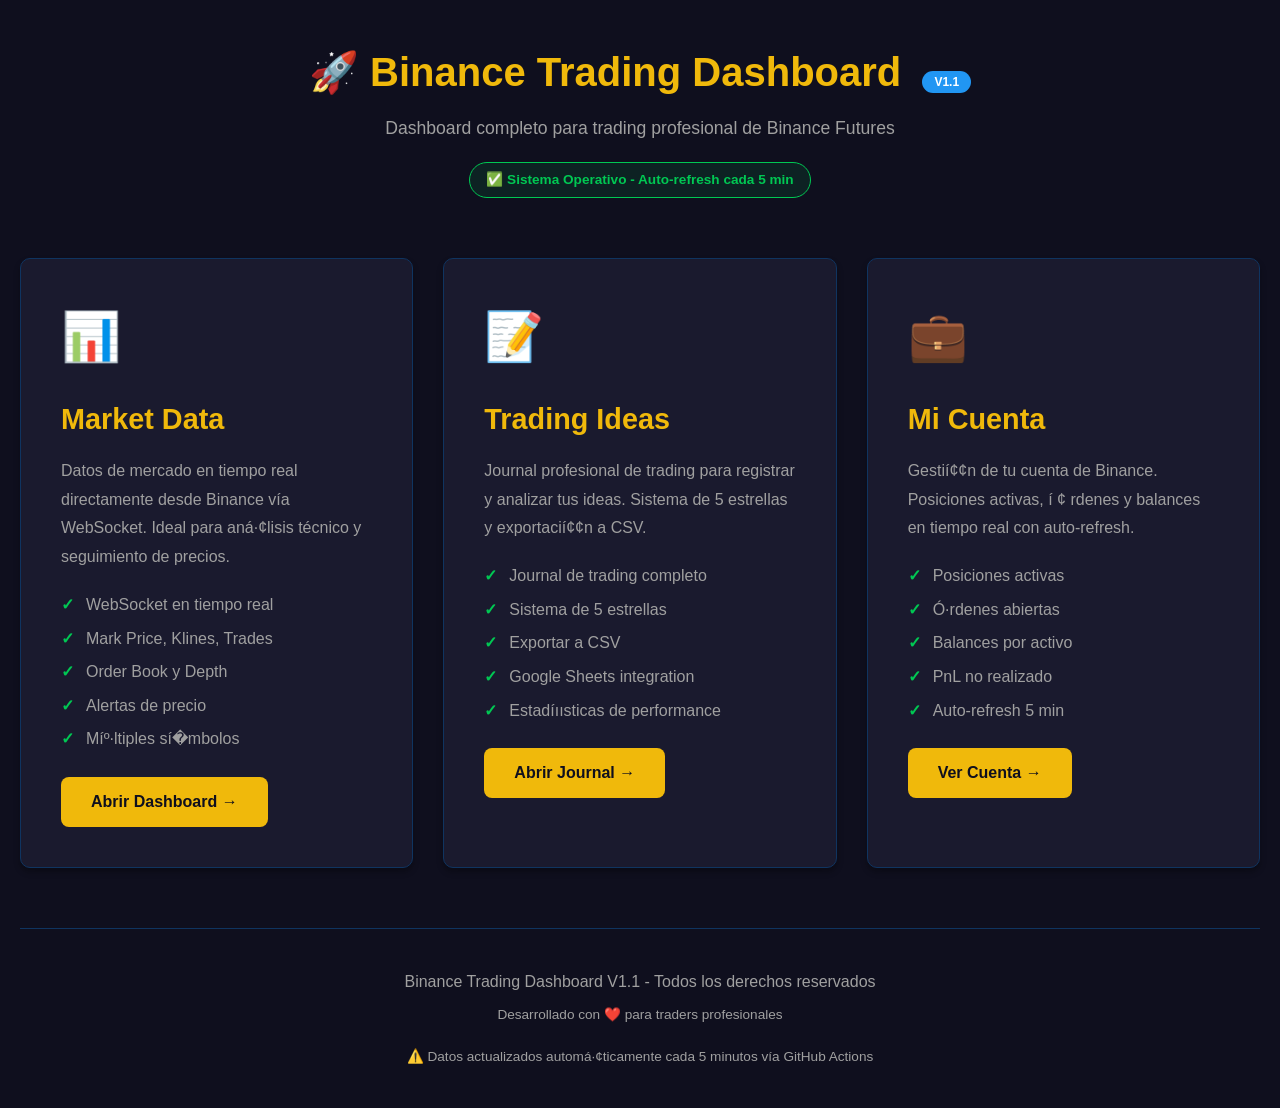
<file: index.html>
<!DOCTYPE html>
<html lang="es">
<head>
  <meta charset="UTF-8">
  <meta name="viewport" content="width=device-width, initial-scale=1.0">
  <title>Binance Trading Dashboard V1.1</title>
  <style>
    :root {
      --bg-primary: #0f0f1e;
      --bg-secondary: #1a1a2e;
      --bg-card: #16213e;
      --accent-primary: #f0b90b;
      --success: #00c853;
      --info: #2196f3;
      --text-primary: #eaeaea;
      --text-secondary: #a0a0a0;
      --border-color: #0f3460;
      --radius: 10px;
      --shadow: 0 4px 6px rgba(0,0,0,0.3);
    }
    
    * { margin: 0; padding: 0; box-sizing: border-box; }
    
    body {
      font-family: -apple-system, BlinkMacSystemFont, 'Segoe UI', Roboto, sans-serif;
      background: var(--bg-primary);
      color: var(--text-primary);
      line-height: 1.6;
    }
    
    .container {
      max-width: 1400px;
      margin: 0 auto;
      padding: 40px 20px;
    }
    
    .header {
      text-align: center;
      margin-bottom: 60px;
    }
    
    .header h1 {
      color: var(--accent-primary);
      font-size: 2.5rem;
      margin-bottom: 10px;
    }
    
    .version-tag {
      background: var(--info);
      color: white;
      padding: 4px 12px;
      border-radius: 12px;
      font-size: 0.75rem;
      font-weight: bold;
      margin-left: 10px;
    }
    
    .subtitle {
      color: var(--text-secondary);
      font-size: 1.1rem;
    }
    
    .dashboard-grid {
      display: grid;
      grid-template-columns: repeat(auto-fit, minmax(350px, 1fr));
      gap: 30px;
      margin-top: 40px;
    }
    
    .dashboard-card {
      background: var(--bg-secondary);
      border-radius: var(--radius);
      padding: 40px;
      box-shadow: var(--shadow);
      border: 1px solid var(--border-color);
      transition: all 0.3s ease;
      text-decoration: none;
      color: var(--text-primary);
      display: block;
    }
    
    .dashboard-card:hover {
      transform: translateY(-5px);
      box-shadow: 0 8px 16px rgba(0,0,0,0.4);
      border-color: var(--accent-primary);
    }
    
    .card-icon {
      font-size: 3rem;
      margin-bottom: 20px;
    }
    
    .card-title {
      color: var(--accent-primary);
      font-size: 1.8rem;
      margin-bottom: 15px;
    }
    
    .card-description {
      color: var(--text-secondary);
      margin-bottom: 20px;
      line-height: 1.8;
    }
    
    .card-features {
      list-style: none;
      margin-bottom: 25px;
    }
    
    .card-features li {
      color: var(--text-secondary);
      margin-bottom: 8px;
      padding-left: 25px;
      position: relative;
    }
    
    .card-features li::before {
      content: "✓";
      position: absolute;
      left: 0;
      color: var(--success);
      font-weight: bold;
    }
    
    .card-button {
      display: inline-block;
      background: var(--accent-primary);
      color: var(--bg-primary);
      padding: 12px 30px;
      border-radius: 8px;
      font-weight: 600;
      text-decoration: none;
      transition: all 0.3s ease;
    }
    
    .card-button:hover {
      background: var(--info);
      transform: scale(1.05);
    }
    
    .footer {
      text-align: center;
      margin-top: 60px;
      padding-top: 40px;
      border-top: 1px solid var(--border-color);
      color: var(--text-secondary);
    }
    
    .status-badge {
      display: inline-block;
      background: rgba(0, 200, 83, 0.1);
      color: var(--success);
      padding: 6px 16px;
      border-radius: 20px;
      font-size: 0.85rem;
      font-weight: 600;
      margin-top: 20px;
      border: 1px solid var(--success);
    }
    
    @media (max-width: 768px) {
      .dashboard-grid {
        grid-template-columns: 1fr;
      }
      
      .header h1 {
        font-size: 2rem;
      }
    }
  </style>
</head>
<body>
  <div class="container">
    <!-- Header -->
    <div class="header">
      <h1>🚀 Binance Trading Dashboard <span class="version-tag">V1.1</span></h1>
      <p class="subtitle">Dashboard completo para trading profesional de Binance Futures</p>
      <div class="status-badge">✅ Sistema Operativo - Auto-refresh cada 5 min</div>
    </div>
    
    <!-- Dashboard Grid -->
    <div class="dashboard-grid">
      <!-- Dashboard 1: Market Data -->
      <a href="index.html" class="dashboard-card">
        <div class="card-icon">📊</div>
        <h2 class="card-title">Market Data</h2>
        <p class="card-description">
          Datos de mercado en tiempo real directamente desde Binance vía WebSocket. 
          Ideal para aná·¢lisis técnico y seguimiento de precios.
        </p>
        <ul class="card-features">
          <li>WebSocket en tiempo real</li>
          <li>Mark Price, Klines, Trades</li>
          <li>Order Book y Depth</li>
          <li>Alertas de precio</li>
          <li>Míº·ltiples sí�mbolos</li>
        </ul>
        <span class="card-button">Abrir Dashboard →</span>
      </a>
      
      <!-- Dashboard 2: Trading Ideas -->
      <a href="ideas_V1.1.html" class="dashboard-card">
        <div class="card-icon">📝</div>
        <h2 class="card-title">Trading Ideas</h2>
        <p class="card-description">
          Journal profesional de trading para registrar y analizar tus ideas. 
          Sistema de 5 estrellas y exportacií¢¢n a CSV.
        </p>
        <ul class="card-features">
          <li>Journal de trading completo</li>
          <li>Sistema de 5 estrellas</li>
          <li>Exportar a CSV</li>
          <li>Google Sheets integration</li>
          <li>Estadíıısticas de performance</li>
        </ul>
        <span class="card-button">Abrir Journal →</span>
      </a>
      
      <!-- Dashboard 3: Account Management -->
      <a href="binance_account_V1.1.html" class="dashboard-card">
        <div class="card-icon">💼</div>
        <h2 class="card-title">Mi Cuenta</h2>
        <p class="card-description">
          Gestií¢¢n de tu cuenta de Binance. Posiciones activas, í ¢ rdenes 
          y balances en tiempo real con auto-refresh.
        </p>
        <ul class="card-features">
          <li>Posiciones activas</li>
          <li>Ó·rdenes abiertas</li>
          <li>Balances por activo</li>
          <li>PnL no realizado</li>
          <li>Auto-refresh 5 min</li>
        </ul>
        <span class="card-button">Ver Cuenta →</span>
      </a>
    </div>
    
    <!-- Footer -->
    <div class="footer">
      <p>Binance Trading Dashboard V1.1 - Todos los derechos reservados</p>
      <p style="margin-top: 10px; font-size: 0.85rem;">
        Desarrollado con ❤️ para traders profesionales
      </p>
      <p style="margin-top: 20px; font-size: 0.85rem; color: var(--text-muted);">
        ⚠️ Datos actualizados automá·¢ticamente cada 5 minutos vía GitHub Actions
      </p>
    </div>
  </div>
  
  <script>
    // Analytics opcional
    console.log('🚀 Binance Trading Dashboard V1.1 loaded');
    console.log('📊 Market Data: index.html');
    console.log('📝 Trading Ideas: ideas_V1.1.html');
    console.log('💼 Account: binance_account_V1.1.html');
  </script>
</body>
</html>
</file>
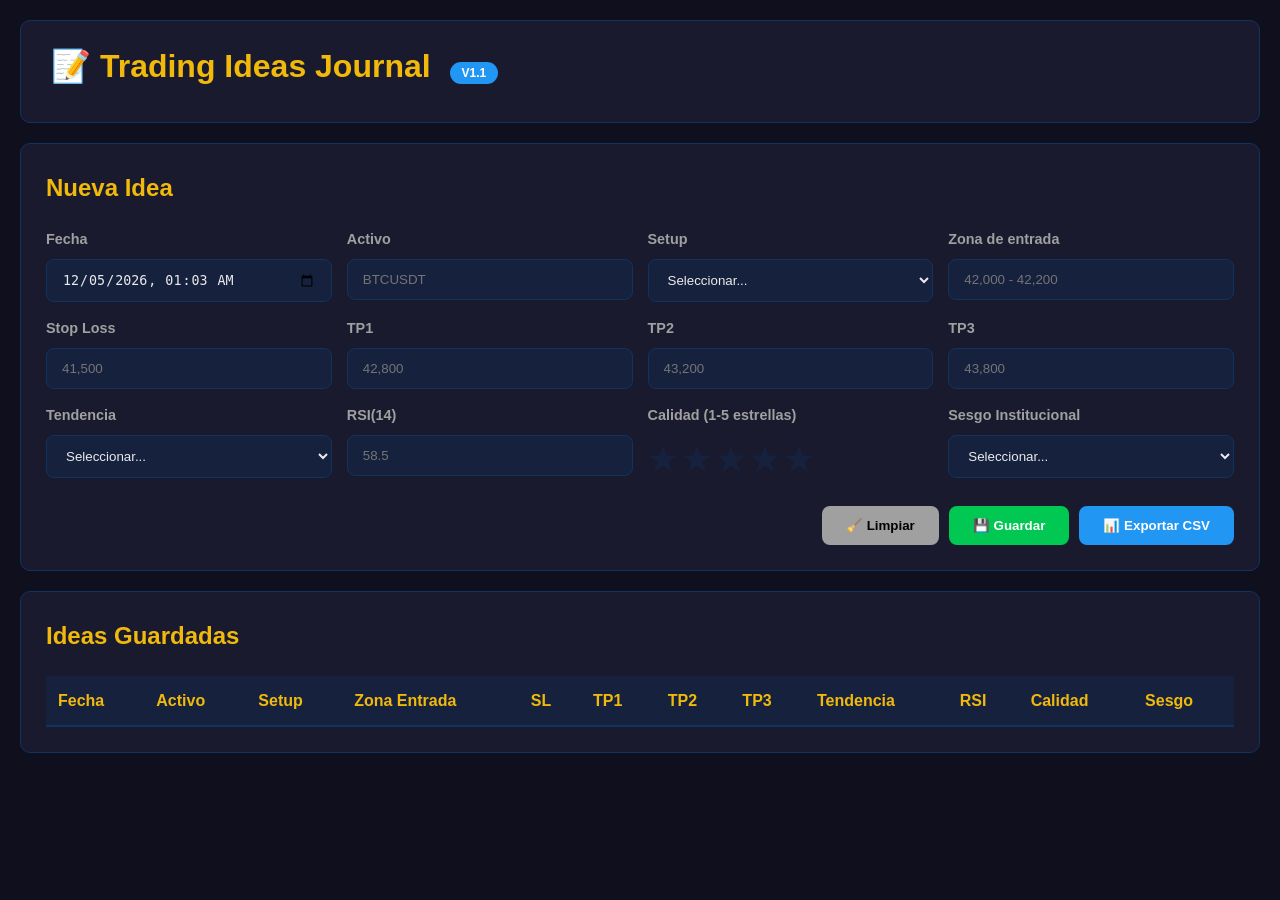
<file: ideas_V1.1.html>
<!DOCTYPE html>
<html lang="es">
<head>
  <meta charset="UTF-8">
  <meta name="viewport" content="width=device-width, initial-scale=1.0">
  <title>Trading Ideas Journal V1.1</title>
  <link rel="stylesheet" href="css/styles.css">
  <style>
    :root { --bg-primary: #0f0f1e; --bg-secondary: #1a1a2e; --bg-card: #16213e; --accent-primary: #f0b90b; --success: #00c853; --text-primary: #eaeaea; --text-secondary: #a0a0a0; --border-color: #0f3460; --radius: 10px; }
    * { margin: 0; padding: 0; box-sizing: border-box; }
    body { font-family: -apple-system, BlinkMacSystemFont, 'Segoe UI', Roboto, sans-serif; background: var(--bg-primary); color: var(--text-primary); }
    .container { max-width: 1400px; margin: 0 auto; padding: 20px; }
    .header { background: var(--bg-secondary); border-radius: var(--radius); padding: 20px 30px; margin-bottom: 20px; border: 1px solid var(--border-color); }
    .header h1 { color: var(--accent-primary); margin-bottom: 10px; }
    .version-tag { background: var(--info); color: white; padding: 4px 12px; border-radius: 12px; font-size: 0.75rem; margin-left: 10px; }
    .form-section { background: var(--bg-secondary); border-radius: var(--radius); padding: 25px; margin-bottom: 20px; border: 1px solid var(--border-color); }
    .form-grid { display: grid; grid-template-columns: repeat(auto-fit, minmax(280px, 1fr)); gap: 15px; margin-bottom: 20px; }
    .form-group { display: flex; flex-direction: column; gap: 8px; }
    .form-group label { font-weight: 600; color: var(--text-secondary); font-size: 0.9rem; }
    .form-group input, .form-group select { padding: 12px 15px; background: var(--bg-card); border: 1px solid var(--border-color); border-radius: 8px; color: var(--text-primary); }
    .star-rating { display: flex; gap: 5px; direction: rtl; justify-content: flex-end; }
    .star-rating input { display: none; }
    .star-rating label { font-size: 2rem; color: var(--bg-card); cursor: pointer; }
    .star-rating label:hover, .star-rating label:hover ~ label { color: var(--accent-primary); }
    .star-rating input:checked ~ label { color: var(--accent-primary); }
    .btn { padding: 12px 24px; border: none; border-radius: 8px; font-weight: 600; cursor: pointer; }
    .btn-save { background: var(--success); color: white; }
    .btn-export { background: var(--info); color: white; }
    .table-section { background: var(--bg-secondary); border-radius: var(--radius); padding: 25px; border: 1px solid var(--border-color); }
    .data-table { width: 100%; border-collapse: collapse; }
    .data-table th { background: var(--bg-card); color: var(--accent-primary); padding: 12px; text-align: left; font-weight: 600; border-bottom: 2px solid var(--border-color); }
    .data-table td { padding: 12px; border-bottom: 1px solid var(--border-color); color: var(--text-secondary); }
    .stars { color: var(--accent-primary); font-size: 1.2rem; }
  </style>
</head>
<body>
  <div class="container">
    <div class="header">
      <h1>📝 Trading Ideas Journal <span class="version-tag">V1.1</span></h1>
    </div>
    <div class="form-section">
      <h2 style="color: var(--accent-primary); margin-bottom: 20px;">Nueva Idea</h2>
      <form id="ideasForm">
        <div class="form-grid">
          <div class="form-group"><label>Fecha</label><input type="datetime-local" id="fecha" required></div>
          <div class="form-group"><label>Activo</label><input type="text" id="activo" placeholder="BTCUSDT" required></div>
          <div class="form-group"><label>Setup</label><select id="setup" required><option value="">Seleccionar...</option><option value="Breakout">Breakout</option><option value="Pullback">Pullback</option><option value="Reversal">Reversal</option></select></div>
          <div class="form-group"><label>Zona de entrada</label><input type="text" id="zonaEntrada" placeholder="42,000 - 42,200" required></div>
          <div class="form-group"><label>Stop Loss</label><input type="number" id="stopLoss" placeholder="41,500" step="0.01" required></div>
          <div class="form-group"><label>TP1</label><input type="number" id="tp1" placeholder="42,800" step="0.01" required></div>
          <div class="form-group"><label>TP2</label><input type="number" id="tp2" placeholder="43,200" step="0.01"></div>
          <div class="form-group"><label>TP3</label><input type="number" id="tp3" placeholder="43,800" step="0.01"></div>
          <div class="form-group"><label>Tendencia</label><select id="tendencia" required><option value="">Seleccionar...</option><option value="Alcista">Alcista</option><option value="Bajista">Bajista</option><option value="Lateral">Lateral</option></select></div>
          <div class="form-group"><label>RSI(14)</label><input type="number" id="rsi" placeholder="58.5" step="0.1" min="0" max="100"></div>
          <div class="form-group"><label>Calidad (1-5 estrellas)</label><div class="star-rating"><input type="radio" id="star5" name="calidad" value="5" required><label for="star5">★</label><input type="radio" id="star4" name="calidad" value="4"><label for="star4">★</label><input type="radio" id="star3" name="calidad" value="3"><label for="star3">★</label><input type="radio" id="star2" name="calidad" value="2"><label for="star2">★</label><input type="radio" id="star1" name="calidad" value="1"><label for="star1">★</label></div></div>
          <div class="form-group"><label>Sesgo Institucional</label><select id="sesgo" required><option value="">Seleccionar...</option><option value="Long">Long</option><option value="Short">Short</option><option value="Neutral">Neutral</option></select></div>
        </div>
        <div style="display: flex; gap: 10px; justify-content: flex-end;">
          <button type="button" class="btn" onclick="clearForm()" style="background: var(--text-secondary);">🧹 Limpiar</button>
          <button type="submit" class="btn btn-save">💾 Guardar</button>
          <button type="button" class="btn btn-export" onclick="exportToCSV()">📊 Exportar CSV</button>
        </div>
      </form>
    </div>
    <div class="table-section">
      <h2 style="color: var(--accent-primary); margin-bottom: 20px;">Ideas Guardadas</h2>
      <table class="data-table" id="ideasTable">
        <thead><tr><th>Fecha</th><th>Activo</th><th>Setup</th><th>Zona Entrada</th><th>SL</th><th>TP1</th><th>TP2</th><th>TP3</th><th>Tendencia</th><th>RSI</th><th>Calidad</th><th>Sesgo</th></tr></thead>
        <tbody id="ideasBody"></tbody>
      </table>
    </div>
  </div>
  <script>
    let ideas = [];
    document.getElementById('fecha').value = new Date().toISOString().slice(0, 16);
    loadIdeas();
    document.getElementById('ideasForm').addEventListener('submit', function(e) {
      e.preventDefault();
      const idea = {
        id: Date.now(), fecha: document.getElementById('fecha').value, activo: document.getElementById('activo').value.toUpperCase(),
        setup: document.getElementById('setup').value, zonaEntrada: document.getElementById('zonaEntrada').value,
        stopLoss: parseFloat(document.getElementById('stopLoss').value) || 0, tp1: parseFloat(document.getElementById('tp1').value) || 0,
        tp2: parseFloat(document.getElementById('tp2').value) || 0, tp3: parseFloat(document.getElementById('tp3').value) || 0,
        tendencia: document.getElementById('tendencia').value, rsi: parseFloat(document.getElementById('rsi').value) || 0,
        calidad: parseInt(document.querySelector('input[name="calidad"]:checked').value), sesgo: document.getElementById('sesgo').value
      };
      ideas.unshift(idea);
      localStorage.setItem('trading_ideas', JSON.stringify(ideas));
      renderIdeas();
      clearForm();
      alert('✅ Idea guardada');
    });
    function clearForm() { document.getElementById('ideasForm').reset(); document.getElementById('fecha').value = new Date().toISOString().slice(0, 16); }
    function loadIdeas() { const saved = localStorage.getItem('trading_ideas'); if (saved) { ideas = JSON.parse(saved); renderIdeas(); } }
    function renderIdeas() {
      const tbody = document.getElementById('ideasBody');
      tbody.innerHTML = '';
      ideas.forEach(idea => {
        const tr = document.createElement('tr');
        const stars = '★'.repeat(idea.calidad) + '☆'.repeat(5 - idea.calidad);
        tr.innerHTML = `<td>${new Date(idea.fecha).toLocaleString()}</td><td style="font-weight:bold;color:var(--accent-primary)">${idea.activo}</td><td>${idea.setup}</td><td>${idea.zonaEntrada}</td><td>${idea.stopLoss}</td><td>${idea.tp1}</td><td>${idea.tp2 || '-'}</td><td>${idea.tp3 || '-'}</td><td>${idea.tendencia}</td><td>${idea.rsi || '-'}</td><td><span class="stars">${stars}</span></td><td>${idea.sesgo}</td>`;
        tbody.appendChild(tr);
      });
    }
    function exportToCSV() {
      const headers = ['Fecha','Activo','Setup','Zona Entrada','Stop Loss','TP1','TP2','TP3','Tendencia','RSI','Calidad','Sesgo'];
      const rows = ideas.map(i => [i.fecha,i.activo,i.setup,i.zonaEntrada,i.stopLoss,i.tp1,i.tp2||'',i.tp3||'',i.tendencia,i.rsi||'',i.calidad,i.sesgo]);
      const csv = [headers.join(','), ...rows.map(r => r.join(','))].join('\n');
      const blob = new Blob([csv], {type: 'text/csv'});
      const url = window.URL.createObjectURL(blob);
      const a = document.createElement('a');
      a.href = url;
      a.download = `trading_ideas_${new Date().toISOString().slice(0,10)}.csv`;
      a.click();
      alert('✅ Ideas exportadas a CSV');
    }
  </script>
</body>
</html>
</file>
<file: css/styles.css>
/* Estilos compartidos V1.1 */
:root {
  --bg-primary: #0f0f1e;
  --bg-secondary: #1a1a2e;
  --bg-card: #16213e;
  --bg-input: #0f3460;
  --text-primary: #eaeaea;
  --text-secondary: #a0a0a0;
  --text-muted: #6c6c6c;
  --accent-primary: #f0b90b;
  --success: #00c853;
  --danger: #ff5252;
  --info: #2196f3;
  --border-color: #0f3460;
  --radius: 10px;
  --shadow: 0 4px 6px rgba(0,0,0,0.3);
  --transition: all 0.3s ease;
}

* { margin: 0; padding: 0; box-sizing: border-box; }

body {
  font-family: -apple-system, BlinkMacSystemFont, 'Segoe UI', Roboto, sans-serif;
  background: var(--bg-primary);
  color: var(--text-primary);
  line-height: 1.6;
}
</file>
